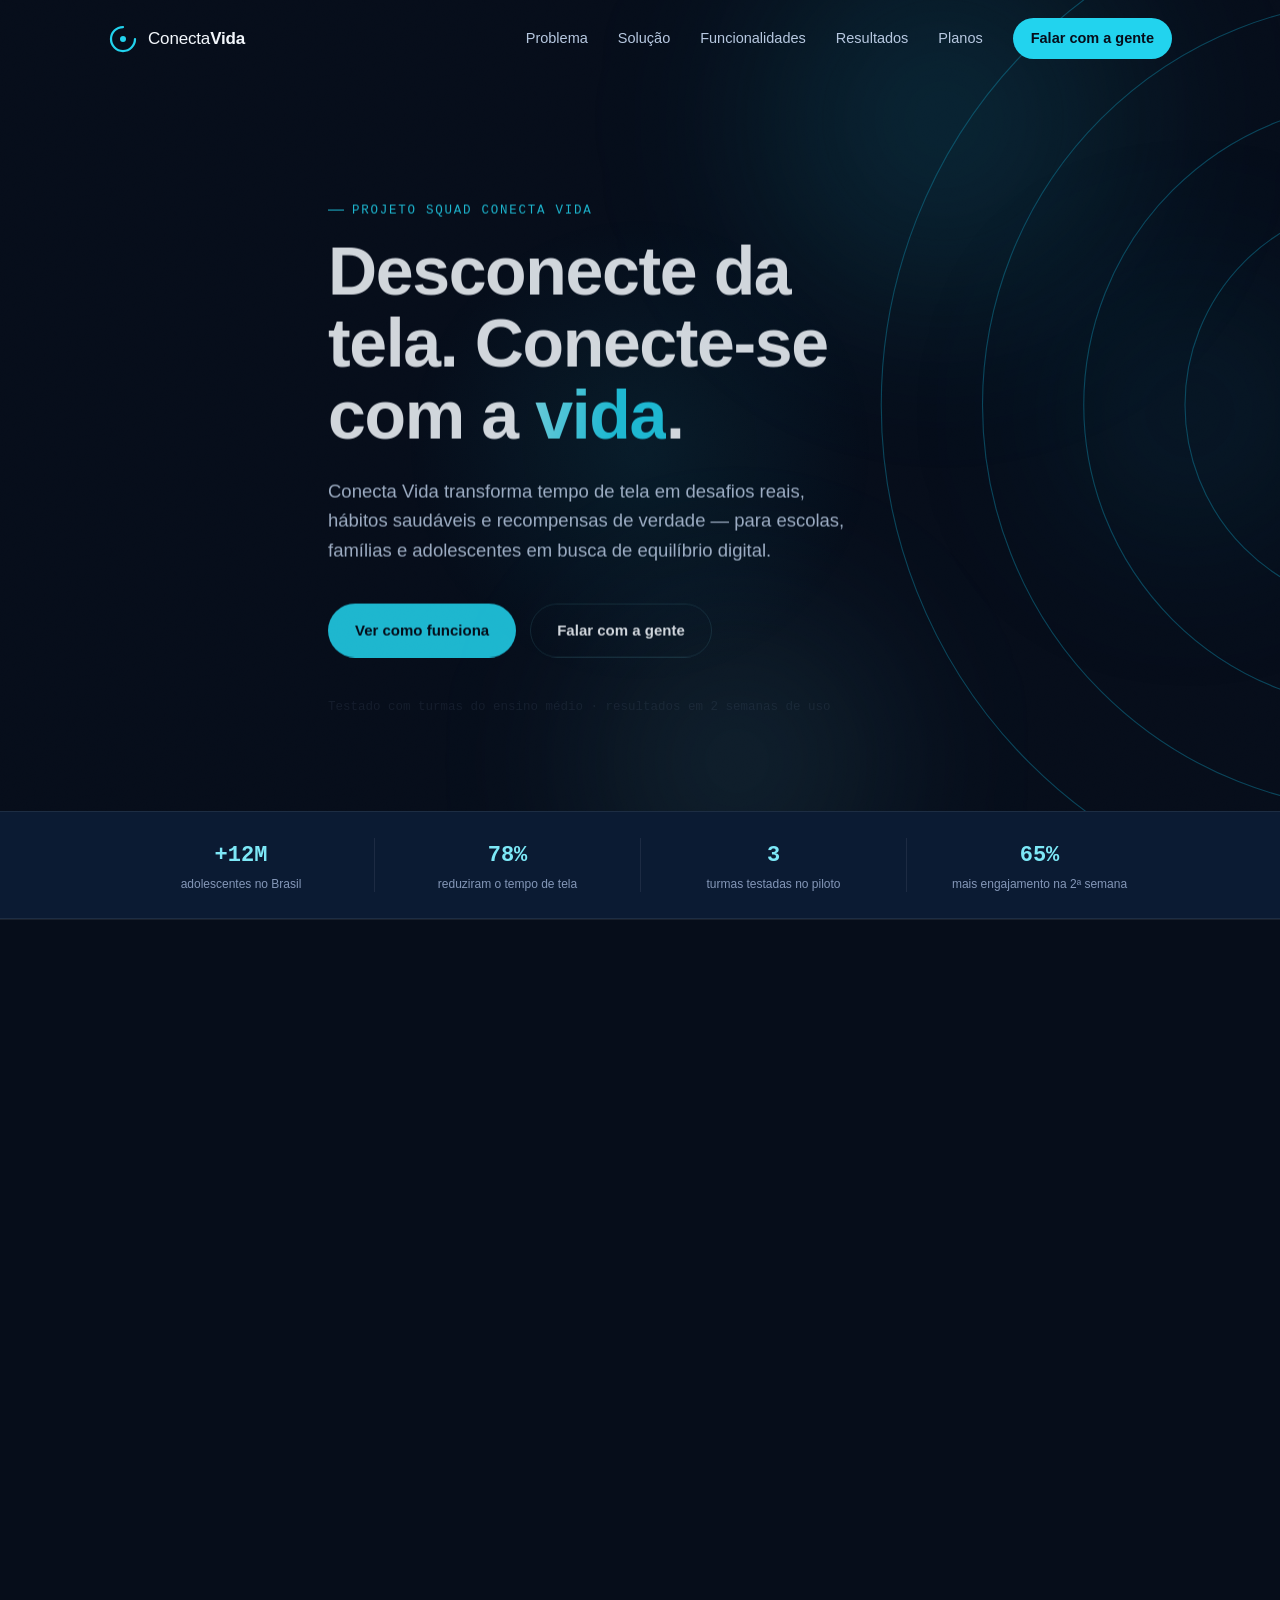
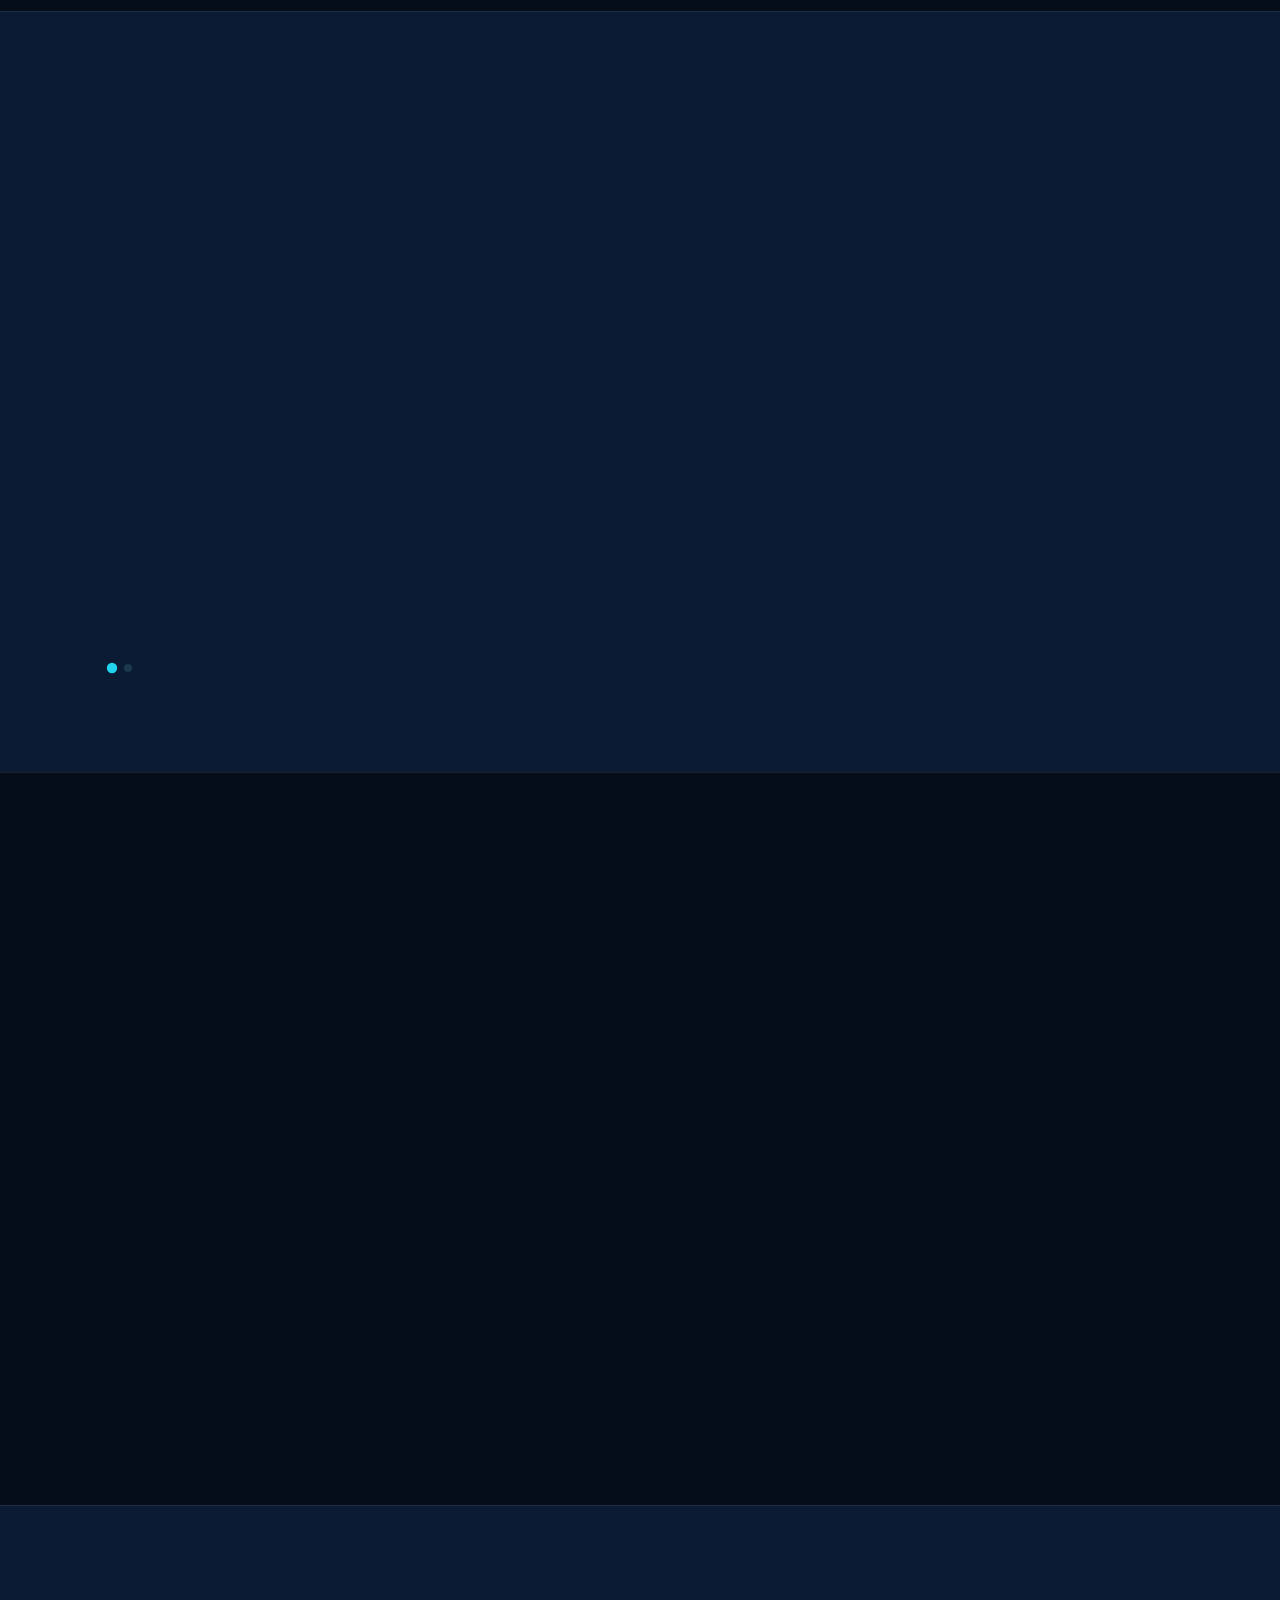
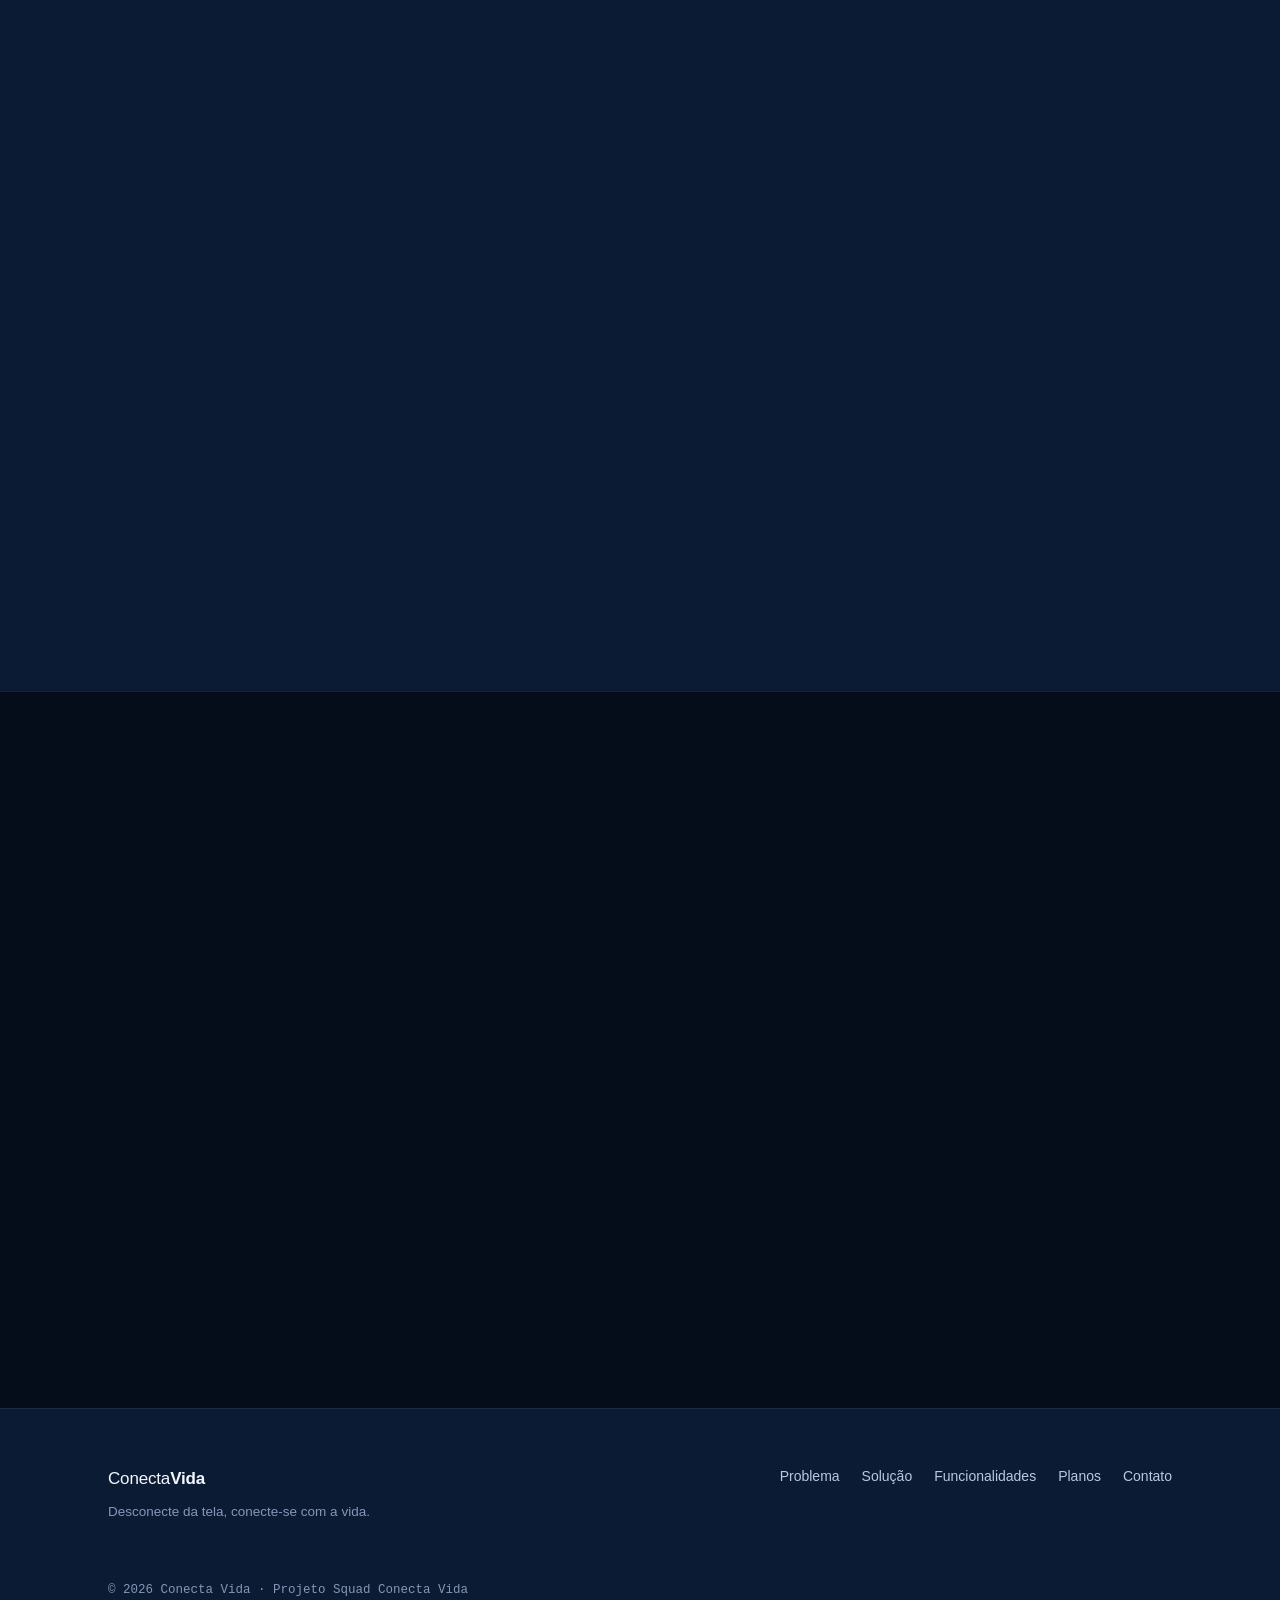
<file: index.html>
<!doctype html>
<html lang="pt-BR" class="no-js">
  <head>
    <meta charset="UTF-8" />
    <meta name="viewport" content="width=device-width, initial-scale=1.0" />
    <title>Conecta Vida — Desconecte da tela, conecte-se com a vida</title>
    <meta
      name="description"
      content="Conecta Vida transforma tempo de tela em desafios reais, hábitos saudáveis e recompensas de verdade para escolas, famílias e adolescentes."
    />
    <meta name="theme-color" content="#060d1a" />
    <meta name="referrer" content="strict-origin-when-cross-origin" />

    <meta property="og:type" content="website" />
    <meta property="og:locale" content="pt_BR" />
    <meta
      property="og:title"
      content="Conecta Vida — Desconecte da tela, conecte-se com a vida"
    />
    <meta
      property="og:description"
      content="Desafios reais, metas conscientes e recompensas de verdade pra reduzir o tempo de tela — pra escolas, famílias e adolescentes."
    />
    <meta name="twitter:card" content="summary" />

    <meta
      http-equiv="Content-Security-Policy"
      content="default-src 'self'; style-src 'self' https://fonts.googleapis.com; font-src https://fonts.gstatic.com; script-src 'self'; img-src 'self' data:; connect-src 'self'; base-uri 'self'; form-action 'self';"
    />

    <link
      rel="icon"
      type="image/svg+xml"
      href="data:image/svg+xml,%3Csvg xmlns='http://www.w3.org/2000/svg' viewBox='0 0 40 40'%3E%3Crect width='40' height='40' rx='9' fill='%230b1b33'/%3E%3Cpath d='M20 7C12.82 7 7 12.82 7 20s5.82 13 13 13' stroke='%2322d3ee' stroke-width='3' stroke-linecap='round' fill='none'/%3E%3Ccircle cx='20' cy='20' r='3.6' fill='%2322d3ee'/%3E%3C/svg%3E"
    />

    <link rel="preconnect" href="https://fonts.googleapis.com" />
    <link rel="preconnect" href="https://fonts.gstatic.com" crossorigin />
    <link
      href="https://fonts.googleapis.com/css2?family=Sora:wght@400;600;700;800&family=Manrope:wght@400;500;600;700&family=Space+Mono:wght@400;700&display=swap"
      rel="stylesheet"
    />
    <link rel="stylesheet" href="style.css" />
  </head>
  <body>
    <noscript>
      <div class="noscript-banner">
        <div class="wrap">
          Este site funciona melhor com JavaScript habilitado — algumas seções
          não aparecem sem ele. Prefere falar direto? Escreva pra
          <a href="mailto:contato@conectavida.com.br"
            >contato@conectavida.com.br</a
          >.
        </div>
      </div>
    </noscript>

    <div class="scroll-progress" id="scrollProgress" aria-hidden="true"></div>
    <div class="cursor-glow" id="cursorGlow" aria-hidden="true"></div>

    <a class="skip-link" href="#main">Pular para o conteúdo</a>

    <!-- ===== HEADER ===== -->
    <header class="site-header" id="siteHeader">
      <div class="wrap header-inner">
        <a href="#top" class="brand">
          <span class="brand-mark" aria-hidden="true">
            <svg viewBox="0 0 40 40" fill="none">
              <path
                d="M20 4C11.16 4 4 11.16 4 20s7.16 16 16 16 16-7.16 16-16"
                stroke="currentColor"
                stroke-width="3"
                stroke-linecap="round"
              />
              <circle cx="20" cy="20" r="4" fill="currentColor" />
            </svg>
          </span>
          <span class="brand-name">Conecta<strong>Vida</strong></span>
        </a>

        <nav class="main-nav" id="mainNav" aria-label="Navegação principal">
          <a href="#problema">Problema</a>
          <a href="#solucao">Solução</a>
          <a href="#funcionalidades">Funcionalidades</a>
          <a href="#resultados">Resultados</a>
          <a href="#planos">Planos</a>
          <a href="#contato" class="nav-cta">Falar com a gente</a>
        </nav>

        <button
          class="nav-toggle"
          id="navToggle"
          aria-label="Abrir menu"
          aria-expanded="false"
          aria-controls="mainNav"
        >
          <span></span><span></span><span></span>
        </button>
      </div>
    </header>

    <main id="main">
      <!-- ===== HERO ===== -->
      <section class="hero" id="top">
        <div class="hero-aurora" aria-hidden="true">
          <span class="aurora-blob aurora-1"></span>
          <span class="aurora-blob aurora-2"></span>
          <span class="aurora-blob aurora-3"></span>
        </div>
        <div class="hero-signal" aria-hidden="true">
          <svg viewBox="0 0 800 800" class="signal-svg">
            <circle cx="700" cy="400" r="90" class="ring r1" />
            <circle cx="700" cy="400" r="180" class="ring r2" />
            <circle cx="700" cy="400" r="270" class="ring r3" />
            <circle cx="700" cy="400" r="360" class="ring r4" />
            <circle cx="700" cy="400" r="450" class="ring r5" />
          </svg>
        </div>

        <div class="wrap hero-inner">
          <p class="eyebrow reveal">Projeto Squad Conecta Vida</p>
          <h1 class="hero-title reveal">
            Desconecte da<br />tela. Conecte-se<br />com a <em>vida</em>.
          </h1>
          <p class="hero-sub reveal">
            Conecta Vida transforma tempo de tela em desafios reais, hábitos
            saudáveis e recompensas de verdade — para escolas, famílias e
            adolescentes em busca de equilíbrio digital.
          </p>
          <div class="hero-actions reveal">
            <a href="#solucao" class="btn btn-primary btn-pulse"
              >Ver como funciona</a
            >
            <a href="#contato" class="btn btn-ghost">Falar com a gente</a>
          </div>
          <p class="hero-trust reveal">
            Testado com turmas do ensino médio · resultados em 2 semanas de uso
          </p>
        </div>
      </section>

      <!-- ===== TRUST BAR ===== -->
      <section class="trust-bar">
        <div
          class="wrap trust-bar-inner"
          id="trustBar"
          data-stat-group="trustBar"
        ></div>
      </section>

      <!-- ===== PROBLEMA ===== -->
      <section class="section" id="problema">
        <div class="wrap">
          <p class="eyebrow reveal">O problema</p>
          <h2 class="section-title reveal">
            O tempo de tela virou o maior<br />concorrente da vida real
          </h2>
          <p class="section-lede reveal">
            Jovens brasileiros passam em média mais de 9 horas por dia em frente
            às telas. Redes sociais, jogos e vídeos dominam o tempo livre — e o
            resultado aparece na concentração, no sono e na vida social.
          </p>

          <div
            class="stat-grid reveal"
            id="problemStats"
            data-stat-group="problemStats"
          ></div>

          <blockquote class="pull-quote reveal">
            <p>
              <span class="pq-mark" aria-hidden="true">“</span>81% dos próprios
              adolescentes dizem que querem mudar esse hábito.
            </p>
            <cite>Pesquisa aplicada com estudantes do ensino médio</cite>
          </blockquote>
        </div>
      </section>

      <!-- ===== SOLUÇÃO ===== -->
      <section class="section section-alt" id="solucao">
        <div class="wrap">
          <p class="eyebrow reveal">A solução</p>
          <h2 class="section-title reveal">
            Três engrenagens,<br />um hábito novo
          </h2>
          <p class="section-lede reveal">
            Desafio vira meta. Meta vira progresso. Progresso vira recompensa
            real — nessa ordem, em ciclo.
          </p>

          <ol
            class="pillar-list reveal"
            id="pillarList"
            data-stat-group="pillars"
          ></ol>
        </div>
      </section>

      <!-- ===== FUNCIONALIDADES ===== -->
      <section class="section" id="funcionalidades">
        <div class="wrap">
          <p class="eyebrow reveal">Dentro do app</p>
          <h2 class="section-title reveal">
            O que a plataforma coloca<br />na mão do adolescente
          </h2>

          <div
            class="feature-grid reveal"
            id="featureGrid"
            data-stat-group="features"
          ></div>
        </div>
      </section>

      <!-- ===== RESULTADOS ===== -->
      <section class="section section-alt" id="resultados">
        <div class="wrap">
          <p class="eyebrow reveal">Resultados do piloto</p>
          <h2 class="section-title reveal">
            Três turmas do ensino médio.<br />Duas semanas. Resultado real.
          </h2>

          <div
            class="stat-grid reveal"
            id="resultStats"
            data-stat-group="resultStats"
          ></div>

          <div class="testimonial reveal" id="testimonial" aria-live="polite">
            <!-- preenchido via JS -->
          </div>
          <div
            class="testimonial-dots"
            id="testimonialDots"
            role="tablist"
            aria-label="Depoimentos"
          ></div>
        </div>
      </section>

      <!-- ===== DIFERENCIAL ===== -->
      <section class="section" id="diferencial">
        <div class="wrap">
          <p class="eyebrow reveal">Por que Conecta Vida</p>
          <h2 class="section-title reveal">
            A diferença entre<br />bloquear e engajar
          </h2>
          <p class="section-lede reveal">
            Screen Time e Forest restringem o uso do celular. O Conecta Vida
            constrói um hábito novo — com comunidade, desafio e recompensa real.
          </p>

          <div class="compare reveal">
            <div class="compare-col compare-them">
              <h3>Apps tradicionais</h3>
              <ul id="compareThem"></ul>
            </div>
            <div class="compare-col compare-us">
              <span class="compare-badge">Conecta Vida</span>
              <h3>Conecta Vida</h3>
              <ul id="compareUs"></ul>
            </div>
          </div>
        </div>
      </section>

      <!-- ===== PLANOS ===== -->
      <section class="section section-alt" id="planos">
        <div class="wrap">
          <p class="eyebrow reveal">Planos</p>
          <h2 class="section-title reveal">
            Pra escola, pra família —<br />do jeito que fizer sentido
          </h2>

          <div
            class="plan-grid reveal"
            id="planGrid"
            data-stat-group="plans"
          ></div>
        </div>
      </section>

      <!-- ===== CONTATO ===== -->
      <section class="section" id="contato">
        <div class="wrap contact-wrap">
          <div class="contact-copy reveal">
            <p class="eyebrow">Vamos conversar</p>
            <h2 class="section-title">
              Leve o Conecta Vida pra sua escola ou pra sua casa
            </h2>
            <p class="section-lede">
              Preencha o formulário e a gente retorna com os próximos passos —
              sem compromisso.
            </p>
            <ul class="contact-info">
              <li><span>E-mail</span> contato@conectavida.com.br</li>
              <li><span>Site</span> conectavida.com.br</li>
              <li><span>Redes</span> @conectavida</li>
            </ul>
          </div>

          <form class="contact-form reveal" id="contactForm" novalidate>
            <div class="form-row">
              <label for="nome">Nome</label>
              <input
                type="text"
                id="nome"
                name="nome"
                required
                autocomplete="name"
                placeholder="Como podemos te chamar?"
              />
            </div>
            <div class="form-row">
              <label for="plano">Plano de interesse</label>
              <select id="plano" name="plano" required>
                <option value="">Selecione um plano</option>
              </select>
            </div>
            <div class="form-row">
              <label for="mensagem">Mensagem</label>
              <textarea
                id="mensagem"
                name="mensagem"
                rows="4"
                maxlength="500"
                required
                placeholder="Conte um pouco sobre o que você procura"
              ></textarea>
            </div>
            <button
              type="submit"
              class="btn btn-whatsapp btn-block"
              id="submitBtn"
            >
              <svg
                class="wa-icon"
                viewBox="0 0 24 24"
                fill="none"
                stroke="currentColor"
                stroke-width="1.8"
                aria-hidden="true"
              >
                <path
                  d="M12 3C7.03 3 3 6.58 3 11c0 2.08.9 3.97 2.38 5.4L4.5 20.5l4.3-1.4A9.9 9.9 0 0 0 12 19c4.97 0 9-3.58 9-8s-4.03-8-9-8Z"
                />
                <path d="M8.5 10.5c0 3 2.5 5 5.3 5" />
              </svg>
              <span class="btn-label">Continuar no WhatsApp</span>
            </button>
            <p
              class="form-status"
              id="formStatus"
              role="status"
              aria-live="polite"
            ></p>
          </form>
        </div>
      </section>
    </main>

    <!-- ===== FOOTER ===== -->
    <footer class="site-footer">
      <div class="wrap footer-inner">
        <div class="footer-brand">
          <span class="brand-name">Conecta<strong>Vida</strong></span>
          <p>Desconecte da tela, conecte-se com a vida.</p>
        </div>
        <nav class="footer-nav" aria-label="Navegação do rodapé">
          <a href="#problema">Problema</a>
          <a href="#solucao">Solução</a>
          <a href="#funcionalidades">Funcionalidades</a>
          <a href="#planos">Planos</a>
          <a href="#contato">Contato</a>
        </nav>
        <p class="footer-legal">
          © 2026 Conecta Vida · Projeto Squad Conecta Vida
        </p>
      </div>
    </footer>

    <div class="toast" id="toast" role="status" aria-live="polite"></div>

    <button class="back-to-top" id="backToTop" aria-label="Voltar ao topo">
      <svg
        viewBox="0 0 24 24"
        fill="none"
        stroke="currentColor"
        stroke-width="2"
        stroke-linecap="round"
        stroke-linejoin="round"
      >
        <path d="M12 19V5M5 12l7-7 7 7" />
      </svg>
    </button>

    <script src="data.js" defer></script>
    <script src="main.js" defer></script>
  </body>
</html>
</file>
<file: style.css>
/* =========================================================
   CONECTA VIDA — design tokens
   ========================================================= */
:root {
  --bg-deep: #060d1a;
  --bg-base: #0b1b33;
  --bg-raised: #0e1d38;
  --bg-raised-2: #12294a;

  --cyan: #22d3ee;
  --cyan-soft: #7de8f7;
  --cyan-dim: #0e7c99;

  --white: #f3f7fc;
  --fog: #b7c8e0;
  --fog-dim: #8497b8;

  --amber: #fbbf24;

  --line: rgba(125, 232, 247, 0.14);
  --line-soft: rgba(243, 247, 252, 0.08);

  --font-display: "Sora", sans-serif;
  --font-body: "Manrope", sans-serif;
  --font-mono: "Space Mono", monospace;

  --radius: 16px;
  --radius-sm: 10px;
  --wrap: 1120px;

  --ease: cubic-bezier(0.16, 0.84, 0.44, 1);
  --cursor-x: 50vw;
  --cursor-y: 50vh;
}

*,
*::before,
*::after {
  box-sizing: border-box;
}
html {
  scroll-behavior: smooth;
}
@media (prefers-reduced-motion: reduce) {
  html {
    scroll-behavior: auto;
  }
  *,
  *::before,
  *::after {
    animation-duration: 0.001ms !important;
    animation-iteration-count: 1 !important;
    transition-duration: 0.001ms !important;
    scroll-behavior: auto !important;
  }
}

/* fallback caso JS esteja desabilitado — main.js remove essa classe assim que roda */
.no-js .reveal {
  opacity: 1 !important;
  transform: none !important;
}
.no-js .cursor-glow,
.no-js .scroll-progress {
  display: none;
}

.noscript-banner {
  background: var(--amber);
  color: var(--bg-deep);
  font-weight: 600;
  font-size: 14px;
  padding: 14px 0;
  text-align: center;
  position: relative;
  z-index: 500;
}
.noscript-banner a {
  text-decoration: underline;
}

.error-page {
  min-height: 100vh;
  display: flex;
  align-items: center;
}
.error-page .wrap {
  text-align: center;
}
.error-page .section-lede {
  margin-left: auto;
  margin-right: auto;
}

body {
  margin: 0;
  background: var(--bg-deep);
  color: var(--white);
  font-family: var(--font-body);
  font-size: 16px;
  line-height: 1.6;
  -webkit-font-smoothing: antialiased;
  position: relative;
}

/* textura sutil de grão — só profundidade, sem distrair */
body::before {
  content: "";
  position: fixed;
  inset: 0;
  z-index: 1;
  pointer-events: none;
  opacity: 0.035;
  mix-blend-mode: overlay;
  background-image: url("data:image/svg+xml,%3Csvg xmlns='http://www.w3.org/2000/svg' width='120' height='120'%3E%3Cfilter id='n'%3E%3CfeTurbulence type='fractalNoise' baseFrequency='0.9' numOctaves='2' stitchTiles='stitch'/%3E%3C/filter%3E%3Crect width='100%25' height='100%25' filter='url(%23n)'/%3E%3C/svg%3E");
}

h1,
h2,
h3 {
  font-family: var(--font-display);
  margin: 0;
  color: var(--white);
}
p {
  margin: 0;
}
ul,
ol {
  margin: 0;
  padding: 0;
  list-style: none;
}
a {
  color: inherit;
  text-decoration: none;
}
button {
  font-family: inherit;
  cursor: pointer;
}
img,
svg {
  display: block;
  max-width: 100%;
}

.wrap {
  max-width: var(--wrap);
  margin: 0 auto;
  padding: 0 28px;
  position: relative;
  z-index: 2;
}

.skip-link {
  position: absolute;
  left: -999px;
  top: 0;
  background: var(--cyan);
  color: var(--bg-deep);
  padding: 12px 18px;
  z-index: 500;
  border-radius: 0 0 8px 0;
  font-weight: 700;
}
.skip-link:focus {
  left: 0;
}

:focus-visible {
  outline: 2px solid var(--cyan);
  outline-offset: 3px;
  border-radius: 4px;
}

/* =========================================================
   CURSOR GLOW + SCROLL PROGRESS
   ========================================================= */
.cursor-glow {
  position: fixed;
  inset: 0;
  z-index: 1;
  pointer-events: none;
  background: radial-gradient(
    560px circle at var(--cursor-x) var(--cursor-y),
    rgba(34, 211, 238, 0.075),
    transparent 42%
  );
  transition: opacity 0.3s;
}

.scroll-progress {
  position: fixed;
  top: 0;
  left: 0;
  height: 3px;
  width: 0%;
  background: linear-gradient(
    90deg,
    var(--cyan-dim),
    var(--cyan),
    var(--cyan-soft)
  );
  z-index: 400;
  transition: width 0.1s linear;
  box-shadow: 0 0 12px rgba(34, 211, 238, 0.6);
}

/* =========================================================
   EYEBROW / SECTION TITLES
   ========================================================= */
.eyebrow {
  font-family: var(--font-mono);
  font-size: 12.5px;
  letter-spacing: 0.14em;
  text-transform: uppercase;
  color: var(--cyan);
  margin: 0 0 14px;
  display: inline-flex;
  align-items: center;
  gap: 8px;
}
.eyebrow::before {
  content: "";
  width: 16px;
  height: 1px;
  background: var(--cyan);
}

.section-title {
  font-size: clamp(28px, 4vw, 42px);
  font-weight: 700;
  line-height: 1.15;
  letter-spacing: -0.01em;
  margin-bottom: 18px;
}

.section-lede {
  font-size: 17px;
  color: var(--fog);
  max-width: 640px;
  margin-bottom: 44px;
}

.section {
  padding: 100px 0;
  border-top: 1px solid var(--line-soft);
  position: relative;
}
.section-alt {
  background: var(--bg-base);
}

/* =========================================================
   HEADER
   ========================================================= */
.site-header {
  position: fixed;
  top: 0;
  left: 0;
  right: 0;
  z-index: 260;
  padding: 18px 0;
  transition:
    background 0.3s var(--ease),
    padding 0.3s var(--ease),
    border-color 0.3s var(--ease);
  border-bottom: 1px solid transparent;
}
.site-header.is-scrolled {
  background: rgba(6, 13, 26, 0.85);
  backdrop-filter: blur(10px);
  padding: 12px 0;
  border-bottom-color: var(--line);
}
.header-inner {
  display: flex;
  align-items: center;
  justify-content: space-between;
  gap: 24px;
}

.brand {
  display: flex;
  align-items: center;
  gap: 10px;
}
.brand-mark {
  width: 30px;
  height: 30px;
  color: var(--cyan);
}
.brand-name {
  font-family: var(--font-display);
  font-size: 17px;
  font-weight: 400;
  letter-spacing: -0.01em;
}
.brand-name strong {
  font-weight: 800;
}

.main-nav {
  display: flex;
  align-items: center;
  gap: 30px;
}
.main-nav a {
  font-size: 14.5px;
  color: var(--fog);
  font-weight: 500;
  transition: color 0.2s;
  position: relative;
}
.main-nav a:not(.nav-cta)::after {
  content: "";
  position: absolute;
  left: 0;
  right: 100%;
  bottom: -4px;
  height: 1.5px;
  background: var(--cyan);
  transition: right 0.25s var(--ease);
}
.main-nav a:not(.nav-cta):hover::after {
  right: 0;
}
.main-nav a:hover {
  color: var(--white);
}
.nav-cta {
  color: var(--bg-deep) !important;
  background: var(--cyan);
  padding: 9px 18px;
  border-radius: 999px;
  font-weight: 700 !important;
  transition:
    background 0.2s,
    transform 0.2s;
}
.nav-cta:hover {
  background: var(--cyan-soft);
  transform: translateY(-1px);
}

.nav-toggle {
  display: none;
  flex-direction: column;
  justify-content: center;
  gap: 5px;
  width: 38px;
  height: 38px;
  background: none;
  border: 1px solid var(--line);
  border-radius: 8px;
}
.nav-toggle span {
  width: 16px;
  height: 2px;
  background: var(--white);
  margin: 0 auto;
  transition:
    transform 0.25s,
    opacity 0.25s;
}
.nav-toggle[aria-expanded="true"] span:nth-child(1) {
  transform: translateY(7px) rotate(45deg);
}
.nav-toggle[aria-expanded="true"] span:nth-child(2) {
  opacity: 0;
}
.nav-toggle[aria-expanded="true"] span:nth-child(3) {
  transform: translateY(-7px) rotate(-45deg);
}

/* =========================================================
   HERO
   ========================================================= */
.hero {
  position: relative;
  padding: 190px 0 110px;
  overflow: hidden;
  background: var(--bg-deep);
}
.hero-aurora {
  position: absolute;
  inset: 0;
  z-index: 0;
  overflow: hidden;
}
.aurora-blob {
  position: absolute;
  border-radius: 50%;
  filter: blur(90px);
  opacity: 0.55;
  will-change: transform;
}
.aurora-1 {
  width: 520px;
  height: 520px;
  top: -140px;
  right: 6%;
  background: radial-gradient(
    circle,
    rgba(34, 211, 238, 0.35),
    transparent 70%
  );
  animation: driftA 22s ease-in-out infinite;
}
.aurora-2 {
  width: 420px;
  height: 420px;
  bottom: -160px;
  right: 26%;
  background: radial-gradient(
    circle,
    rgba(125, 232, 247, 0.28),
    transparent 70%
  );
  animation: driftB 26s ease-in-out infinite;
}
.aurora-3 {
  width: 340px;
  height: 340px;
  top: 30%;
  right: -80px;
  background: radial-gradient(circle, rgba(14, 124, 153, 0.4), transparent 70%);
  animation: driftA 30s ease-in-out infinite reverse;
}
@keyframes driftA {
  0%,
  100% {
    transform: translate(0, 0);
  }
  50% {
    transform: translate(-40px, 30px);
  }
}
@keyframes driftB {
  0%,
  100% {
    transform: translate(0, 0);
  }
  50% {
    transform: translate(30px, -40px);
  }
}

.hero-signal {
  position: absolute;
  inset: 0;
  pointer-events: none;
  z-index: 0;
}
.signal-svg {
  position: absolute;
  right: -220px;
  top: 50%;
  transform: translateY(-50%);
  width: 900px;
  height: 900px;
  opacity: 0.5;
}
.signal-svg .ring {
  fill: none;
  stroke: var(--cyan-dim);
  stroke-width: 1;
}
.signal-svg .r1 {
  stroke: var(--cyan);
  opacity: 0.5;
}
.signal-svg .r2 {
  animation: pulse 6s ease-in-out infinite;
}
.signal-svg .r3 {
  animation: pulse 6s ease-in-out infinite 1.2s;
}
.signal-svg .r4 {
  animation: pulse 6s ease-in-out infinite 2.4s;
}
.signal-svg .r5 {
  animation: pulse 6s ease-in-out infinite 3.6s;
}
@keyframes pulse {
  0%,
  100% {
    opacity: 0.12;
  }
  50% {
    opacity: 0.42;
  }
}

.hero-inner {
  position: relative;
  max-width: 680px;
  z-index: 2;
}
.hero-title {
  font-size: clamp(40px, 6vw, 68px);
  font-weight: 800;
  line-height: 1.06;
  letter-spacing: -0.02em;
  margin-bottom: 26px;
}
.hero-title em {
  font-style: normal;
  background: linear-gradient(100deg, var(--cyan-soft), var(--cyan) 60%);
  -webkit-background-clip: text;
  background-clip: text;
  color: transparent;
}
.hero-sub {
  font-size: 18.5px;
  color: var(--fog);
  max-width: 520px;
  margin-bottom: 38px;
}
.hero-actions {
  display: flex;
  gap: 14px;
  flex-wrap: wrap;
  margin-bottom: 26px;
}
.hero-trust {
  font-family: var(--font-mono);
  font-size: 12.5px;
  color: var(--fog-dim);
}

/* reveal-on-scroll (JS toggles .is-visible) */
.reveal {
  opacity: 0;
  transform: translateY(18px);
  transition:
    opacity 0.7s var(--ease),
    transform 0.7s var(--ease);
}
.reveal.is-visible {
  opacity: 1;
  transform: none;
}

/* =========================================================
   TRUST BAR
   ========================================================= */
.trust-bar {
  background: var(--bg-base);
  border-top: 1px solid var(--line-soft);
  border-bottom: 1px solid var(--line-soft);
  position: relative;
  z-index: 2;
}
.trust-bar-inner {
  display: grid;
  grid-template-columns: repeat(4, 1fr);
  padding: 26px 28px;
}
.trust-item {
  text-align: center;
  padding: 0 14px;
  border-left: 1px solid var(--line-soft);
  display: flex;
  flex-direction: column;
  gap: 4px;
}
.trust-item:first-child {
  border-left: none;
}
.trust-value {
  font-family: var(--font-mono);
  font-weight: 700;
  font-size: 22px;
  color: var(--cyan-soft);
}
.trust-label {
  font-size: 12px;
  color: var(--fog-dim);
  line-height: 1.3;
}

/* =========================================================
   BUTTONS
   ========================================================= */
.btn {
  display: inline-flex;
  align-items: center;
  justify-content: center;
  gap: 9px;
  padding: 14px 26px;
  border-radius: 999px;
  font-weight: 700;
  font-size: 15px;
  border: 1px solid transparent;
  transition:
    transform 0.2s var(--ease),
    background 0.2s,
    border-color 0.2s,
    box-shadow 0.2s;
  position: relative;
  overflow: hidden;
}
.btn-primary {
  background: var(--cyan);
  color: var(--bg-deep);
}
.btn-primary:hover {
  background: var(--cyan-soft);
  transform: translateY(-2px);
  box-shadow: 0 10px 30px -10px rgba(34, 211, 238, 0.55);
}
.btn-ghost {
  border-color: var(--line);
  color: var(--white);
}
.btn-ghost:hover {
  border-color: var(--cyan);
  color: var(--cyan);
  transform: translateY(-2px);
}
.btn-whatsapp {
  background: var(--cyan);
  color: var(--bg-deep);
}
.btn-whatsapp:hover {
  background: var(--cyan-soft);
  transform: translateY(-2px);
  box-shadow: 0 10px 30px -10px rgba(34, 211, 238, 0.55);
}
.wa-icon {
  width: 19px;
  height: 19px;
  flex-shrink: 0;
}
.btn-block {
  width: 100%;
}
.btn[disabled] {
  opacity: 0.65;
  cursor: default;
  transform: none !important;
}

.btn-pulse {
  animation: btnPulse 2.8s ease-in-out infinite;
}
@keyframes btnPulse {
  0%,
  100% {
    box-shadow: 0 0 0 0 rgba(34, 211, 238, 0.45);
  }
  50% {
    box-shadow: 0 0 0 10px rgba(34, 211, 238, 0);
  }
}

/* =========================================================
   CARD SHINE (hover compartilhado por pilares, features e planos)
   ========================================================= */
.card-shine {
  position: relative;
  overflow: hidden;
}
.card-shine::after {
  content: "";
  position: absolute;
  top: 0;
  left: -60%;
  width: 36%;
  height: 100%;
  background: linear-gradient(
    115deg,
    transparent,
    rgba(255, 255, 255, 0.05),
    transparent
  );
  transform: skewX(-18deg);
  transition: left 0.65s ease;
  pointer-events: none;
}
.card-shine:hover::after {
  left: 130%;
}

/* =========================================================
   STAT READOUT CARDS
   ========================================================= */
.stat-grid {
  display: grid;
  grid-template-columns: repeat(4, 1fr);
  gap: 1px;
  background: var(--line);
  border: 1px solid var(--line);
  border-radius: var(--radius);
  overflow: hidden;
  margin-bottom: 48px;
}
.stat-card {
  background: var(--bg-raised);
  padding: 28px 22px;
  position: relative;
  transition: background 0.25s;
}
.stat-card:hover {
  background: var(--bg-raised-2);
}
.stat-card::before {
  content: "";
  position: absolute;
  top: 0;
  left: 0;
  right: 0;
  height: 2px;
  background: linear-gradient(90deg, transparent, var(--cyan), transparent);
  opacity: 0.5;
}
.stat-value {
  font-family: var(--font-mono);
  font-weight: 700;
  font-size: clamp(28px, 3.4vw, 38px);
  color: var(--cyan-soft);
  line-height: 1;
  display: flex;
  align-items: baseline;
  gap: 2px;
}
.stat-value .unit {
  font-size: 14px;
  color: var(--fog-dim);
  margin-left: 6px;
}
.stat-label {
  margin-top: 10px;
  font-size: 13.5px;
  color: var(--fog);
  line-height: 1.4;
}

.pull-quote {
  border-left: 2px solid var(--cyan);
  padding: 6px 0 6px 26px;
  max-width: 600px;
}
.pull-quote p {
  font-family: var(--font-display);
  font-size: 22px;
  font-weight: 600;
  line-height: 1.4;
}
.pq-mark {
  color: var(--cyan);
}
.pull-quote cite {
  display: block;
  margin-top: 12px;
  font-style: normal;
  font-size: 13px;
  color: var(--fog-dim);
}

/* =========================================================
   PILLARS (solução — 4 itens, sequência real, badge numerado)
   ========================================================= */
.pillar-list {
  display: grid;
  grid-template-columns: repeat(2, 1fr);
  gap: 22px;
  counter-reset: pillar;
}
.pillar-list li {
  counter-increment: pillar;
  background: var(--bg-raised);
  border: 1px solid var(--line-soft);
  border-radius: var(--radius);
  padding: 30px 28px;
  position: relative;
  transition:
    border-color 0.25s,
    transform 0.25s;
}
.pillar-list li:hover {
  border-color: var(--line);
  transform: translateY(-4px);
}
.pillar-list li::before {
  content: counter(pillar, decimal-leading-zero);
  font-family: var(--font-mono);
  font-size: 13px;
  color: var(--cyan);
  width: 42px;
  height: 42px;
  border-radius: 50%;
  display: flex;
  align-items: center;
  justify-content: center;
  border: 1px solid var(--line);
  background: radial-gradient(
    circle,
    rgba(34, 211, 238, 0.14),
    transparent 72%
  );
  margin-bottom: 20px;
}
.pillar-list h3 {
  font-size: 19px;
  margin-bottom: 10px;
}
.pillar-list p {
  color: var(--fog);
  font-size: 14.5px;
  line-height: 1.55;
}

/* =========================================================
   FEATURES
   ========================================================= */
.feature-grid {
  display: grid;
  grid-template-columns: repeat(4, 1fr);
  gap: 20px;
}
.feature-card {
  background: var(--bg-raised);
  border: 1px solid var(--line-soft);
  border-radius: var(--radius);
  padding: 26px 22px;
  transition:
    border-color 0.25s,
    transform 0.25s;
}
.feature-card:hover {
  border-color: var(--line);
  transform: translateY(-4px);
}
.feature-icon {
  width: 52px;
  height: 52px;
  border-radius: 14px;
  display: flex;
  align-items: center;
  justify-content: center;
  background: linear-gradient(
    160deg,
    rgba(34, 211, 238, 0.16),
    rgba(34, 211, 238, 0.02)
  );
  border: 1px solid var(--line);
  color: var(--cyan);
  margin-bottom: 18px;
}
.feature-icon svg {
  width: 22px;
  height: 22px;
}
.feature-card h3 {
  font-size: 16.5px;
  margin-bottom: 8px;
}
.feature-card p {
  font-size: 13.5px;
  color: var(--fog);
  line-height: 1.55;
}

/* =========================================================
   TESTIMONIAL CAROUSEL
   ========================================================= */
.testimonial {
  max-width: 640px;
  min-height: 150px;
  background: var(--bg-raised);
  border: 1px solid var(--line-soft);
  border-radius: var(--radius);
  padding: 34px 34px 28px;
  position: relative;
}
.testimonial blockquote {
  margin: 0 0 18px;
  font-size: 18px;
  line-height: 1.55;
  font-weight: 500;
}
.testimonial .who {
  font-family: var(--font-mono);
  font-size: 12.5px;
  color: var(--cyan);
}
.testimonial .who span {
  color: var(--fog-dim);
}
.testimonial-dots {
  display: flex;
  gap: 8px;
  margin-top: 18px;
}
.testimonial-dots button {
  width: 8px;
  height: 8px;
  border-radius: 50%;
  border: none;
  background: var(--line);
  padding: 0;
  transition:
    background 0.2s,
    transform 0.2s;
  position: relative;
}
.testimonial-dots button::before {
  content: "";
  position: absolute;
  inset: -9px;
} /* área de toque maior, sem mudar o visual */
.testimonial-dots button.is-active {
  background: var(--cyan);
  transform: scale(1.3);
}

/* =========================================================
   COMPARISON
   ========================================================= */
.compare {
  display: grid;
  grid-template-columns: 1fr 1fr;
  gap: 20px;
}
.compare-col {
  border-radius: var(--radius);
  padding: 32px 28px;
  border: 1px solid var(--line-soft);
}
.compare-them {
  background: var(--bg-raised);
}
.compare-us {
  background: linear-gradient(160deg, var(--bg-raised-2), var(--bg-raised));
  border-color: var(--line);
  position: relative;
}
.compare-badge {
  position: absolute;
  top: -12px;
  right: 24px;
  background: var(--cyan);
  color: var(--bg-deep);
  font-size: 11px;
  font-weight: 800;
  letter-spacing: 0.05em;
  padding: 5px 12px;
  border-radius: 999px;
  text-transform: uppercase;
}
.compare-col h3 {
  font-size: 16px;
  margin-bottom: 18px;
  color: var(--fog);
}
.compare-us h3 {
  color: var(--white);
}
.compare-col ul li {
  display: flex;
  gap: 10px;
  align-items: flex-start;
  font-size: 14.5px;
  color: var(--fog);
  padding: 9px 0;
  border-top: 1px solid var(--line-soft);
}
.compare-col ul li:first-child {
  border-top: none;
}
.compare-them ul li::before {
  content: "—";
  color: var(--fog-dim);
}
.compare-us ul li {
  color: var(--white);
}
.compare-us ul li::before {
  content: "✓";
  color: var(--cyan);
  font-weight: 700;
}

/* =========================================================
   PLANS
   ========================================================= */
.plan-grid {
  display: grid;
  grid-template-columns: 1fr 1fr;
  gap: 24px;
}
.plan-card {
  background: var(--bg-raised);
  border: 1px solid var(--line-soft);
  border-radius: var(--radius);
  padding: 36px 32px;
  position: relative;
  transition:
    border-color 0.25s,
    transform 0.25s;
}
.plan-card:hover {
  transform: translateY(-4px);
}
.plan-card.is-highlight {
  border-color: var(--cyan);
  background: linear-gradient(160deg, var(--bg-raised-2), var(--bg-raised));
}
.plan-card .compare-badge {
  top: -12px;
  right: auto;
  left: 32px;
}
.plan-name {
  font-family: var(--font-mono);
  font-size: 13px;
  color: var(--cyan);
  text-transform: uppercase;
  letter-spacing: 0.08em;
  margin-bottom: 14px;
}
.plan-price {
  display: flex;
  align-items: baseline;
  gap: 6px;
  margin-bottom: 10px;
}
.plan-price .amount {
  font-family: var(--font-mono);
  font-size: 40px;
  font-weight: 700;
}
.plan-price .period {
  color: var(--fog-dim);
  font-size: 14px;
}
.plan-desc {
  color: var(--fog);
  font-size: 14.5px;
  margin-bottom: 22px;
}
.plan-features {
  margin-bottom: 28px;
}
.plan-features li {
  display: flex;
  gap: 10px;
  padding: 8px 0;
  font-size: 14.5px;
  color: var(--fog);
  border-top: 1px solid var(--line-soft);
}
.plan-features li:first-child {
  border-top: none;
}
.plan-features li::before {
  content: "✓";
  color: var(--cyan);
  font-weight: 700;
}

/* =========================================================
   CONTACT
   ========================================================= */
.contact-wrap {
  display: grid;
  grid-template-columns: 1fr 1fr;
  gap: 60px;
  align-items: start;
}
.contact-info {
  margin-top: 30px;
}
.contact-info li {
  padding: 12px 0;
  border-top: 1px solid var(--line-soft);
  font-size: 15px;
}
.contact-info li:first-child {
  border-top: none;
}
.contact-info li span {
  display: block;
  font-family: var(--font-mono);
  font-size: 11.5px;
  color: var(--cyan);
  text-transform: uppercase;
  letter-spacing: 0.08em;
  margin-bottom: 4px;
}

.contact-form {
  background: var(--bg-raised);
  border: 1px solid var(--line-soft);
  border-radius: var(--radius);
  padding: 34px;
}
.form-row {
  margin-bottom: 18px;
}
.form-row label {
  display: block;
  font-size: 13px;
  color: var(--fog);
  margin-bottom: 7px;
  font-weight: 600;
}
.form-row input,
.form-row select,
.form-row textarea {
  width: 100%;
  background: var(--bg-deep);
  border: 1px solid var(--line-soft);
  color: var(--white);
  padding: 12px 14px;
  border-radius: var(--radius-sm);
  font-family: var(--font-body);
  font-size: 14.5px;
  transition: border-color 0.2s;
}
.form-row input::placeholder,
.form-row textarea::placeholder {
  color: var(--fog-dim);
}
.form-row input:focus,
.form-row select:focus,
.form-row textarea:focus {
  border-color: var(--cyan);
  outline: none;
}
.form-row textarea {
  resize: vertical;
}
.form-row select {
  appearance: none;
  background-image: url("data:image/svg+xml,%3Csvg xmlns='http://www.w3.org/2000/svg' viewBox='0 0 20 20' fill='%2322d3ee'%3E%3Cpath d='M5.5 7.5l4.5 4.5 4.5-4.5' stroke='%2322d3ee' stroke-width='1.6' fill='none' stroke-linecap='round' stroke-linejoin='round'/%3E%3C/svg%3E");
  background-repeat: no-repeat;
  background-position: right 12px center;
  padding-right: 36px;
}
.form-status {
  margin-top: 14px;
  font-size: 13.5px;
  min-height: 18px;
  color: var(--cyan-soft);
}

/* =========================================================
   FOOTER
   ========================================================= */
.site-footer {
  border-top: 1px solid var(--line-soft);
  padding: 56px 0 34px;
  background: var(--bg-base);
  position: relative;
  z-index: 2;
}
.footer-inner {
  display: flex;
  justify-content: space-between;
  align-items: flex-start;
  flex-wrap: wrap;
  gap: 24px;
}
.footer-brand p {
  color: var(--fog-dim);
  font-size: 13.5px;
  margin-top: 8px;
}
.footer-nav {
  display: flex;
  gap: 22px;
  flex-wrap: wrap;
}
.footer-nav a {
  font-size: 14px;
  color: var(--fog);
}
.footer-nav a:hover {
  color: var(--cyan);
}
.footer-legal {
  width: 100%;
  margin-top: 34px;
  font-size: 12.5px;
  color: var(--fog-dim);
  font-family: var(--font-mono);
}

/* =========================================================
   TOAST
   ========================================================= */
.toast {
  position: fixed;
  bottom: 26px;
  left: 50%;
  transform: translate(-50%, 20px);
  background: var(--bg-raised-2);
  border: 1px solid var(--cyan);
  color: var(--white);
  padding: 14px 22px;
  border-radius: 999px;
  font-size: 14px;
  font-weight: 600;
  opacity: 0;
  pointer-events: none;
  transition:
    opacity 0.3s var(--ease),
    transform 0.3s var(--ease);
  z-index: 300;
  box-shadow: 0 10px 40px -10px rgba(0, 0, 0, 0.6);
}
.toast.is-visible {
  opacity: 1;
  transform: translate(-50%, 0);
}

/* =========================================================
   BACK TO TOP
   ========================================================= */
.back-to-top {
  position: fixed;
  right: 24px;
  bottom: 24px;
  width: 46px;
  height: 46px;
  border-radius: 50%;
  background: var(--bg-raised-2);
  border: 1px solid var(--line);
  color: var(--cyan);
  display: flex;
  align-items: center;
  justify-content: center;
  opacity: 0;
  transform: translateY(10px);
  pointer-events: none;
  transition:
    opacity 0.25s var(--ease),
    transform 0.25s var(--ease),
    border-color 0.2s,
    background 0.2s;
  z-index: 250;
}
.back-to-top.is-visible {
  opacity: 1;
  transform: none;
  pointer-events: auto;
}
.back-to-top:hover {
  border-color: var(--cyan);
  background: var(--bg-raised);
}
.back-to-top svg {
  width: 18px;
  height: 18px;
}

/* =========================================================
   RESPONSIVE
   ========================================================= */
@media (max-width: 900px) {
  .main-nav {
    position: fixed;
    inset: 64px 16px auto 16px;
    flex-direction: column;
    align-items: stretch;
    background: var(--bg-raised);
    border: 1px solid var(--line);
    border-radius: var(--radius);
    padding: 18px;
    gap: 4px;
    transform: translateY(-12px);
    opacity: 0;
    pointer-events: none;
    transition:
      transform 0.25s var(--ease),
      opacity 0.25s var(--ease);
  }
  .main-nav.is-open {
    transform: translateY(0);
    opacity: 1;
    pointer-events: auto;
  }
  .main-nav a {
    padding: 12px 10px;
    border-radius: 8px;
  }
  .main-nav a:not(.nav-cta)::after {
    display: none;
  }
  .main-nav a:hover {
    background: var(--bg-raised-2);
  }
  .nav-cta {
    text-align: center;
    margin-top: 6px;
  }
  .nav-toggle {
    display: flex;
  }

  .trust-bar-inner {
    grid-template-columns: repeat(2, 1fr);
    gap: 18px 0;
  }
  .trust-item:nth-child(3) {
    border-left: none;
  }

  .stat-grid {
    grid-template-columns: repeat(2, 1fr);
  }
  .pillar-list {
    grid-template-columns: repeat(2, 1fr);
    gap: 16px;
  }
  .feature-grid {
    grid-template-columns: repeat(2, 1fr);
  }
  .compare {
    grid-template-columns: 1fr;
  }
  .plan-grid {
    grid-template-columns: 1fr;
  }
  .contact-wrap {
    grid-template-columns: 1fr;
    gap: 40px;
  }
  .signal-svg {
    opacity: 0.3;
    right: -320px;
  }
  .cursor-glow {
    display: none;
  }
}

@media (max-width: 560px) {
  .section {
    padding: 56px 0;
  }
  .hero {
    padding: 130px 0 64px;
  }
  .hero-title {
    font-size: clamp(32px, 9vw, 68px);
    margin-bottom: 18px;
  }
  .hero-sub {
    font-size: 16.5px;
    margin-bottom: 28px;
  }
  .section-lede {
    margin-bottom: 30px;
  }

  .stat-grid {
    grid-template-columns: 1fr 1fr;
    margin-bottom: 32px;
  }
  .stat-card {
    padding: 18px 14px;
  }
  .stat-value {
    font-size: 24px;
  }
  .stat-label {
    font-size: 12.5px;
  }

  .feature-grid {
    grid-template-columns: repeat(2, 1fr);
    gap: 12px;
  }
  .feature-card {
    padding: 18px 16px;
  }
  .feature-icon {
    width: 40px;
    height: 40px;
    margin-bottom: 12px;
  }
  .feature-icon svg {
    width: 18px;
    height: 18px;
  }
  .feature-card h3 {
    font-size: 14.5px;
  }
  .feature-card p {
    font-size: 12.5px;
  }

  .pillar-list {
    gap: 12px;
  }
  .pillar-list li {
    padding: 20px 18px;
  }
  .pillar-list li::before {
    width: 34px;
    height: 34px;
    margin-bottom: 14px;
    font-size: 11px;
  }
  .pillar-list h3 {
    font-size: 16px;
    margin-bottom: 6px;
  }
  .pillar-list p {
    font-size: 12.5px;
  }

  .plan-card {
    padding: 26px 22px;
  }
  .compare-col {
    padding: 22px 20px;
  }
  .testimonial {
    padding: 22px 20px 18px;
  }
  .testimonial blockquote {
    font-size: 15.5px;
  }

  .hero-actions {
    flex-direction: column;
    align-items: stretch;
  }
  .trust-bar-inner {
    grid-template-columns: 1fr 1fr;
    padding: 20px 24px;
  }
  .back-to-top {
    right: 16px;
    bottom: 16px;
    width: 42px;
    height: 42px;
  }
}
</file>
